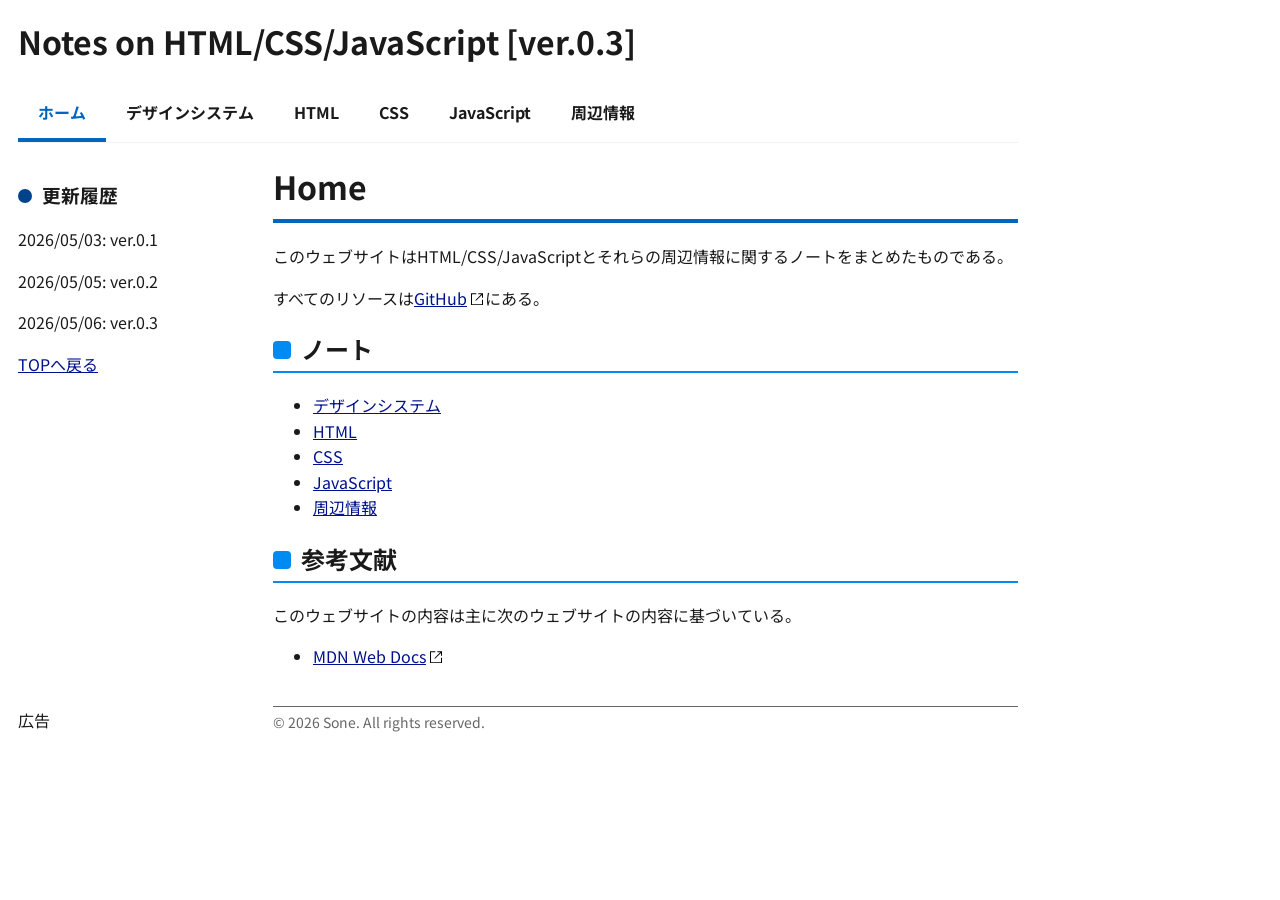
<file: index.html>
<!DOCTYPE html>
<html lang="ja">
<head>
    <meta charset="UTF-8">
    <meta name="viewport" content="width=device-width, initial-scale=1.0">
    <link rel="preconnect" href="https://fonts.googleapis.com">
    <link rel="preconnect" href="https://fonts.gstatic.com" crossorigin>
    <link href="https://fonts.googleapis.com/css2?family=Noto+Sans+JP:wght@100..900&family=Noto+Sans+Mono:wght@100..900&display=swap" rel="stylesheet">
    <link rel="stylesheet" href="global.css">
    <title>Notes on HTML/CSS/JavaScript [ver.0.3]</title>
</head>
<body id="top">
    <header>
        Notes on HTML/CSS/JavaScript [ver.0.3]
    </header>
    <nav>
        <ul>
            <li><a href="index.html" aria-current="true">ホーム</a></li>
            <li><a href="notes/design.html">デザインシステム</a></li>
            <li><a href="notes/html.html">HTML</a></li>
            <li><a href="notes/css.html">CSS</a></li>
            <li><a href="notes/js.html">JavaScript</a></li>
            <li><a href="notes/info.html">周辺情報</a></li>
        </ul>
    </nav>
    <main>
        <h1>Home</h1>
        <p>このウェブサイトはHTML/CSS/JavaScriptとそれらの周辺情報に関するノートをまとめたものである。</p>
        <p>すべてのリソースは<a href="https://github.com/sone0123/webpractice" target="_blank">GitHub</a>にある。</p>
        <h2>ノート</h2>
        <ul>
            <li><a href="notes/design.html">デザインシステム</a></li>
            <li><a href="notes/html.html">HTML</a></li>
            <li><a href="notes/css.html">CSS</a></li>
            <li><a href="notes/js.html">JavaScript</a></li>
            <li><a href="notes/info.html">周辺情報</a></li>
        </ul>
        <h2>参考文献</h2>
        <p>このウェブサイトの内容は主に次のウェブサイトの内容に基づいている。</p>
        <ul>
            <li><a href="https://developer.mozilla.org/ja/" target="_blank">MDN Web Docs</a></li>
        </ul>
    </main>
    <aside>
        <h3>更新履歴</h3>
        <p><time datetime="2026-05-03">2026/05/03</time>: ver.0.1</p>
        <p><time datetime="2026-05-05">2026/05/05</time>: ver.0.2</p>
        <p><time datetime="2026-05-06">2026/05/06</time>: ver.0.3</p>
        <p><a href="#top">TOPへ戻る</a></p>
    </aside>
    <div class="ad">
        広告
    </div>
    <footer>
        &copy; 2026 Sone. All rights reserved.
    </footer>
</body>
</html>
</file>
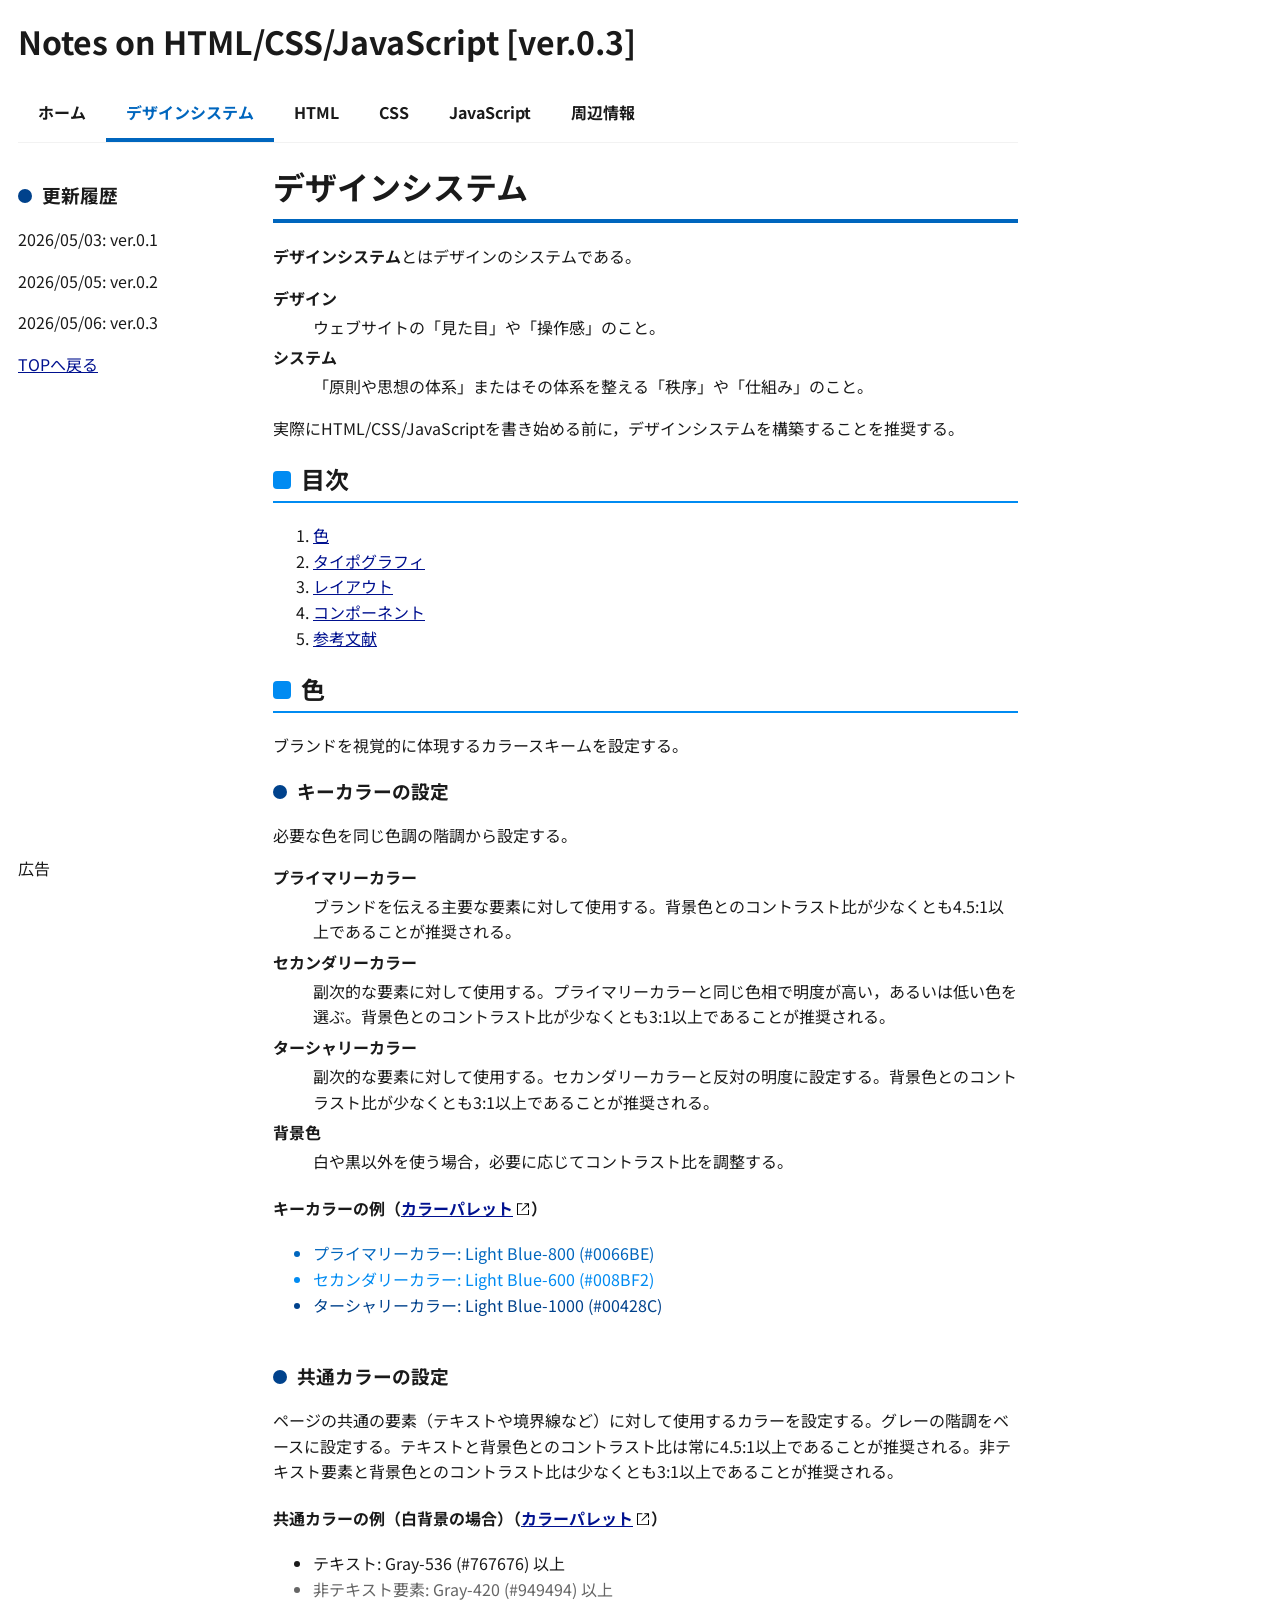
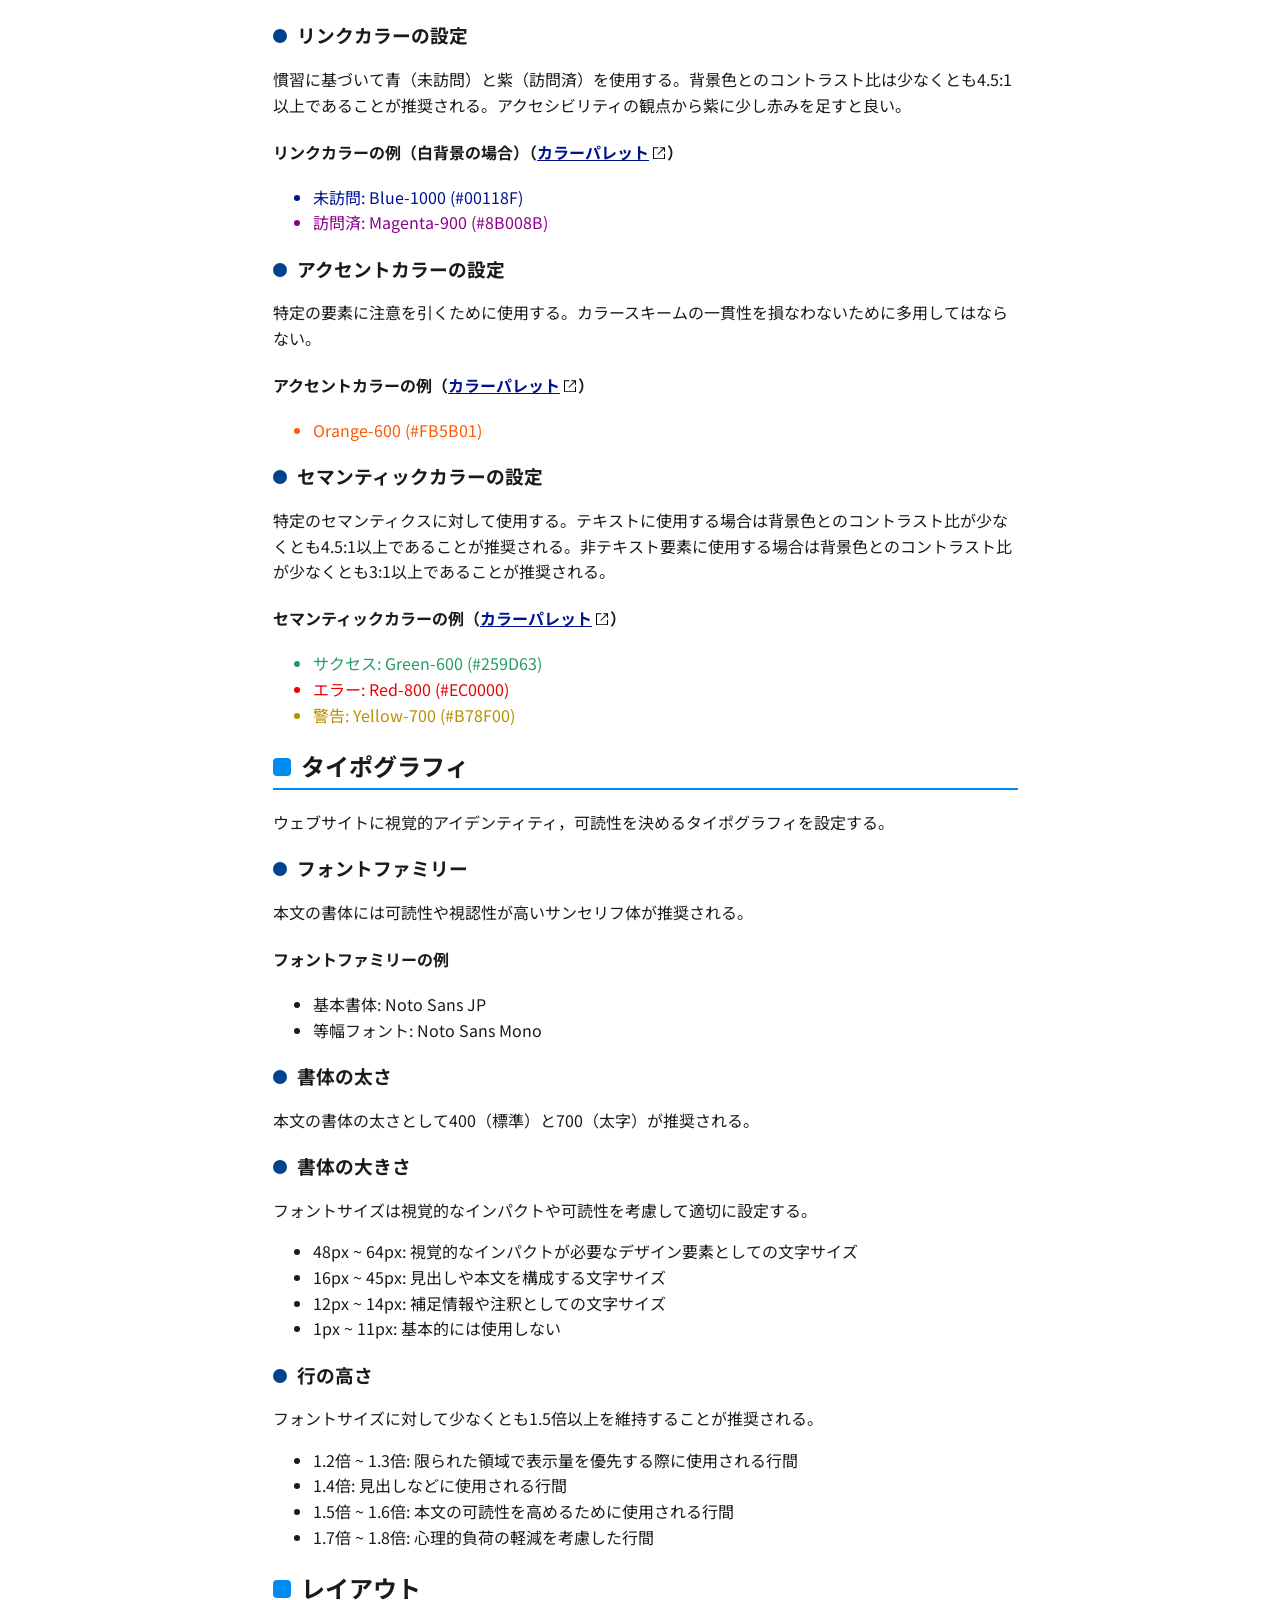
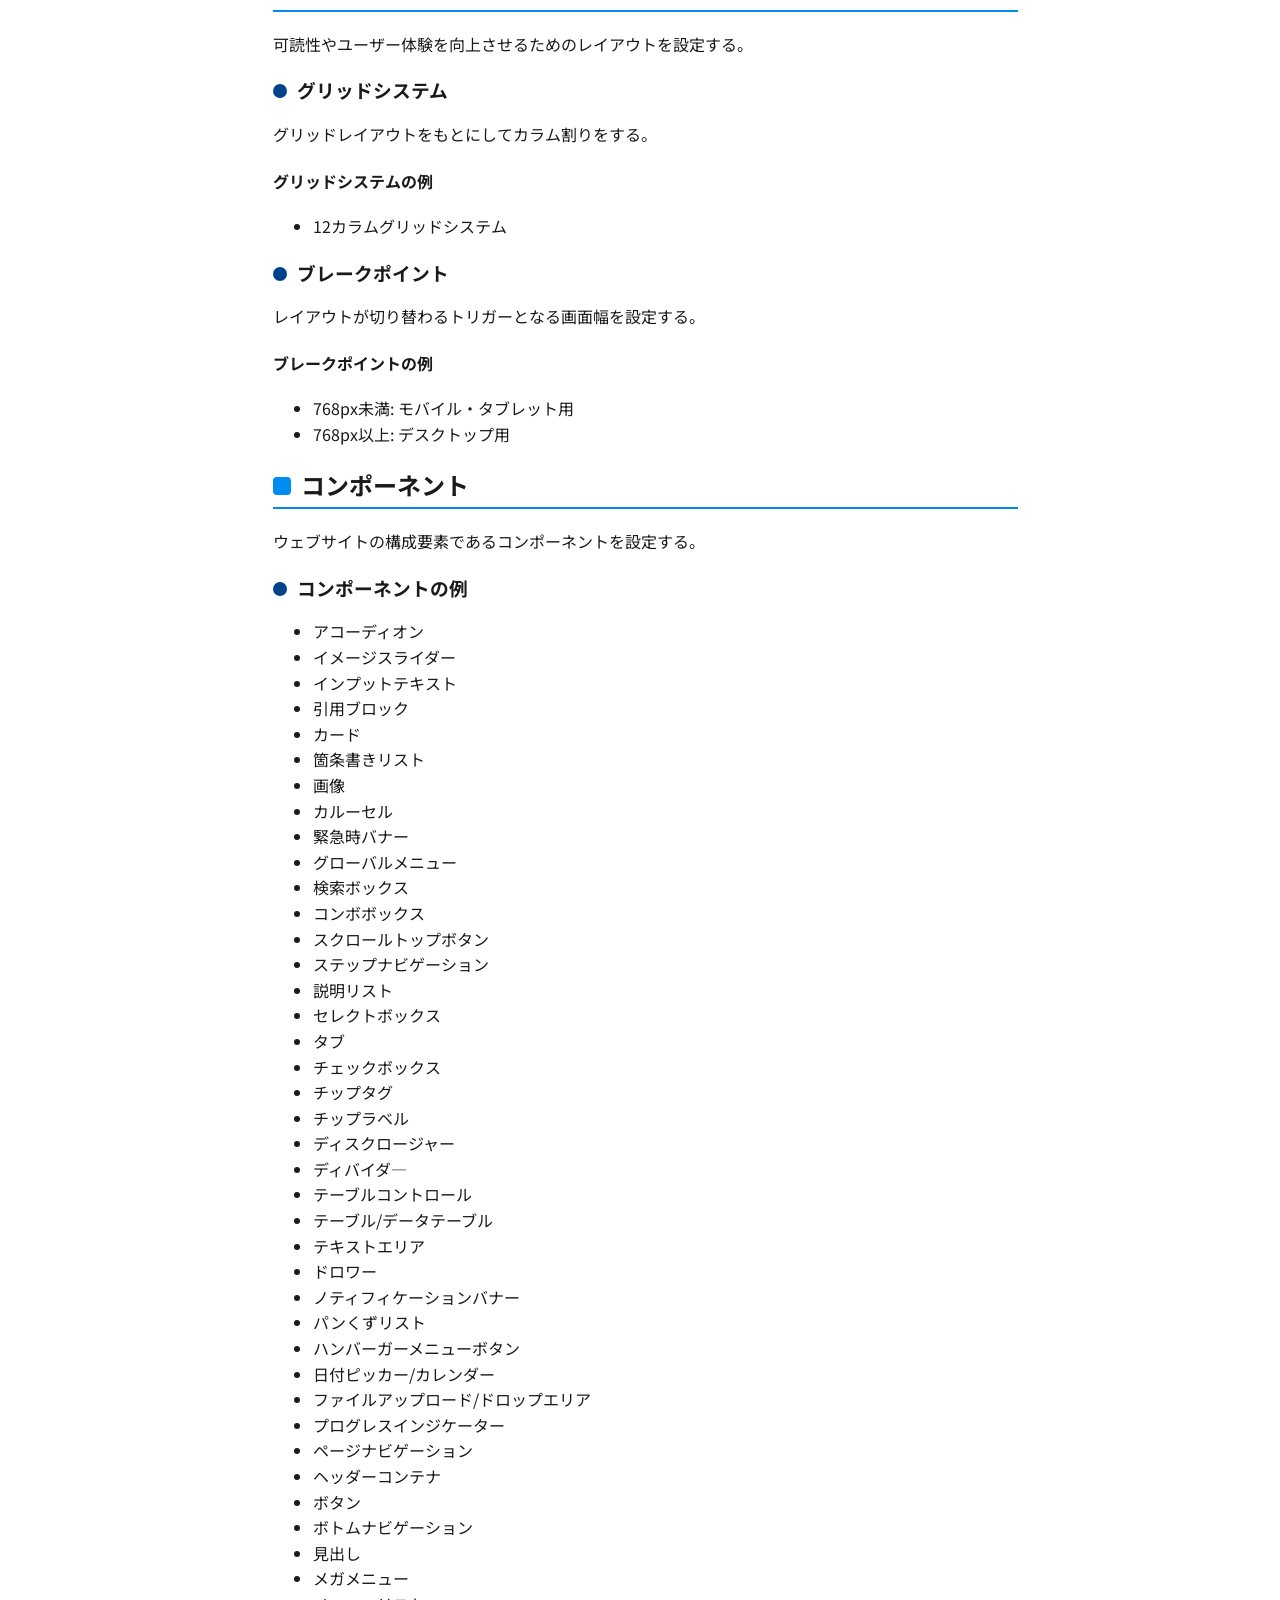
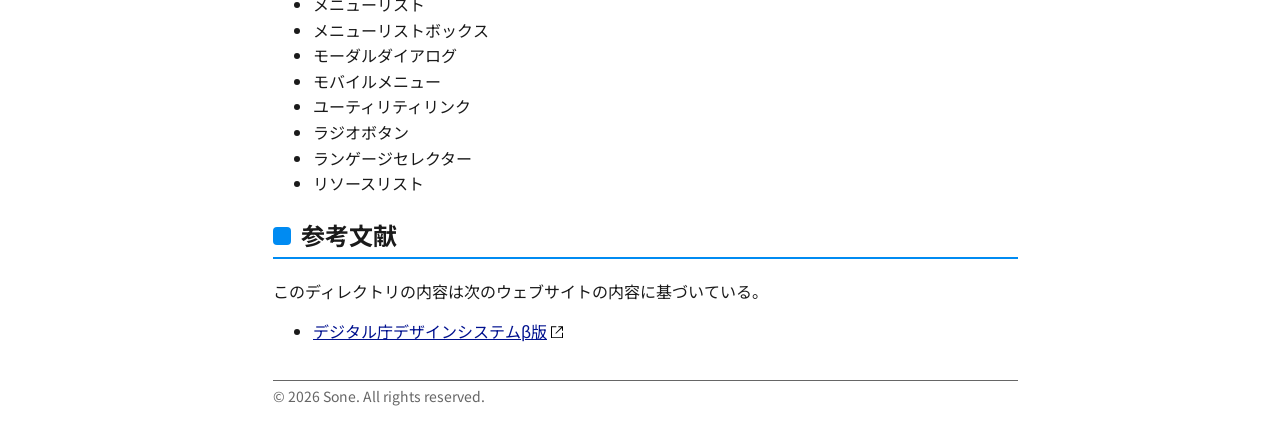
<file: notes/design.html>
<!DOCTYPE html>
<html lang="ja">
<head>
    <meta charset="UTF-8">
    <meta name="viewport" content="width=device-width, initial-scale=1.0">
    <link rel="stylesheet" href="../global.css">
    <link rel="preconnect" href="https://fonts.googleapis.com">
    <link rel="preconnect" href="https://fonts.gstatic.com" crossorigin>
    <link href="https://fonts.googleapis.com/css2?family=Noto+Sans+JP:wght@100..900&family=Noto+Sans+Mono:wght@100..900&display=swap" rel="stylesheet">
    <title>デザインシステム</title>
</head>
<body id="top">
    <header>
        Notes on HTML/CSS/JavaScript [ver.0.3]
    </header>
    <nav>
        <ul>
            <li><a href="../index.html">ホーム</a></li>
            <li><a href="design.html" aria-current="true">デザインシステム</a></li>
            <li><a href="html.html">HTML</a></li>
            <li><a href="css.html">CSS</a></li>
            <li><a href="js.html">JavaScript</a></li>
            <li><a href="info.html">周辺情報</a></li>
        </ul>
    </nav>
    <main>
        <h1>デザインシステム</h1>
        <p><strong>デザインシステム</strong>とはデザインのシステムである。</p>
        <dl>
            <dt>デザイン</dt>
            <dd>ウェブサイトの「見た目」や「操作感」のこと。</dd>
            <dt>システム</dt>
            <dd>「原則や思想の体系」またはその体系を整える「秩序」や「仕組み」のこと。</dd>
        </dl>
        <p>実際にHTML/CSS/JavaScriptを書き始める前に，デザインシステムを構築することを推奨する。</p>

        <h2>目次</h2>
        <ol>
            <li><a href="#color">色</a></li>
            <li><a href="#typography">タイポグラフィ</a></li>
            <li><a href="#layout">レイアウト</a></li>
            <li><a href="#components">コンポーネント</a></li>
            <li><a href="#references">参考文献</a></li>
        </ol>

        <h2 id="color">色</h2>
        <p>ブランドを視覚的に体現するカラースキームを設定する。</p>
        <h3>キーカラーの設定</h3>
        <p>必要な色を同じ色調の階調から設定する。</p>
        <dl>
            <dt>プライマリーカラー</dt>
            <dd>ブランドを伝える主要な要素に対して使用する。背景色とのコントラスト比が少なくとも4.5:1以上であることが推奨される。</dd>
            <dt>セカンダリーカラー</dt>
            <dd>副次的な要素に対して使用する。プライマリーカラーと同じ色相で明度が高い，あるいは低い色を選ぶ。背景色とのコントラスト比が少なくとも3:1以上であることが推奨される。</dd>
            <dt>ターシャリーカラー</dt>
            <dd>副次的な要素に対して使用する。セカンダリーカラーと反対の明度に設定する。背景色とのコントラスト比が少なくとも3:1以上であることが推奨される。</dd>
            <dt>背景色</dt>
            <dd>白や黒以外を使う場合，必要に応じてコントラスト比を調整する。</dd>
        </dl>
        <h4>キーカラーの例（<a href="https://design.digital.go.jp/dads/foundations/color/color-palette/" target="_blank" rel="noopener noreferrer">カラーパレット</a>）</h4>
        <ul>
            <li style="color: var(--color-primary);">プライマリーカラー: Light Blue-800 (#0066BE)</li>
            <li style="color: var(--color-secondary);">セカンダリーカラー: Light Blue-600 (#008BF2)</li>
            <li style="color: var(--color-tertiary);">ターシャリーカラー: Light Blue-1000 (#00428C)</li>
            <li style="color: var(--color-background);">背景色: White (#FFFFFF)</li>
        </ul>
        <h3>共通カラーの設定</h3>
        <p>ページの共通の要素（テキストや境界線など）に対して使用するカラーを設定する。グレーの階調をベースに設定する。テキストと背景色とのコントラスト比は常に4.5:1以上であることが推奨される。非テキスト要素と背景色とのコントラスト比は少なくとも3:1以上であることが推奨される。</p>
        <h4>共通カラーの例（白背景の場合）（<a href="https://design.digital.go.jp/dads/foundations/color/color-palette/" target="_blank" rel="noopener noreferrer">カラーパレット</a>）</h4>
        <ul>
            <li style="color: var(--color-common);">テキスト: Gray-536 (#767676) 以上</li>
            <li style="color: var(--color-common2);">非テキスト要素: Gray-420 (#949494) 以上</li>
        </ul>
        <h3>リンクカラーの設定</h3>
        <p>慣習に基づいて青（未訪問）と紫（訪問済）を使用する。背景色とのコントラスト比は少なくとも4.5:1以上であることが推奨される。アクセシビリティの観点から紫に少し赤みを足すと良い。</p>
        <h4>リンクカラーの例（白背景の場合）（<a href="https://design.digital.go.jp/dads/foundations/color/color-palette/" target="_blank" rel="noopener noreferrer">カラーパレット</a>）</h4>
        <ul>
            <li style="color: var(--color-link-default);">未訪問: Blue-1000 (#00118F)</li>
            <li style="color: var(--color-link-visited);">訪問済: Magenta-900 (#8B008B)</li>
        </ul>
        <h3>アクセントカラーの設定</h3>
        <p>特定の要素に注意を引くために使用する。カラースキームの一貫性を損なわないために多用してはならない。</p>
        <h4>アクセントカラーの例（<a href="https://design.digital.go.jp/dads/foundations/color/color-palette/" target="_blank" rel="noopener noreferrer">カラーパレット</a>）</h4>
        <ul>
            <li style="color: var(--color-accent);">Orange-600 (#FB5B01)</li>
        </ul>
        <h3>セマンティックカラーの設定</h3>
        <p>特定のセマンティクスに対して使用する。テキストに使用する場合は背景色とのコントラスト比が少なくとも4.5:1以上であることが推奨される。非テキスト要素に使用する場合は背景色とのコントラスト比が少なくとも3:1以上であることが推奨される。</p>
        <h4>セマンティックカラーの例（<a href="https://design.digital.go.jp/dads/foundations/color/color-palette/" target="_blank" rel="noopener noreferrer">カラーパレット</a>）</h4>
        <ul>
            <li style="color: var(--color-success);">サクセス: Green-600 (#259D63)</li>
            <li style="color: var(--color-error);">エラー: Red-800 (#EC0000)</li>
            <li style="color: var(--color-warning);">警告: Yellow-700 (#B78F00)</li>
        </ul>

        <h2 id="typography">タイポグラフィ</h2>
        <p>ウェブサイトに視覚的アイデンティティ，可読性を決めるタイポグラフィを設定する。</p>
        <h3>フォントファミリー</h3>
        <p>本文の書体には可読性や視認性が高いサンセリフ体が推奨される。</p>
        <h4>フォントファミリーの例</h4>
        <ul>
            <li>基本書体: Noto Sans JP</li>
            <li>等幅フォント: Noto Sans Mono</li>
        </ul>
        <h3>書体の太さ</h3>
        <p>本文の書体の太さとして400（標準）と700（太字）が推奨される。</p>
        <h3>書体の大きさ</h3>
        <p>フォントサイズは視覚的なインパクトや可読性を考慮して適切に設定する。</p>
        <ul>
            <li>48px ~ 64px: 視覚的なインパクトが必要なデザイン要素としての文字サイズ</li>
            <li>16px ~ 45px: 見出しや本文を構成する文字サイズ</li>
            <li>12px ~ 14px: 補足情報や注釈としての文字サイズ</li>
            <li>1px ~ 11px: 基本的には使用しない</li>
        </ul>
        <h3>行の高さ</h3>
        <p>フォントサイズに対して少なくとも1.5倍以上を維持することが推奨される。</p>
        <ul>
            <li>1.2倍 ~ 1.3倍: 限られた領域で表示量を優先する際に使用される行間</li>
            <li>1.4倍: 見出しなどに使用される行間</li>
            <li>1.5倍 ~ 1.6倍: 本文の可読性を高めるために使用される行間</li>
            <li>1.7倍 ~ 1.8倍: 心理的負荷の軽減を考慮した行間</li>
        </ul>

        <h2 id="layout">レイアウト</h2>
        <p>可読性やユーザー体験を向上させるためのレイアウトを設定する。</p>
        <h3>グリッドシステム</h3>
        <p>グリッドレイアウトをもとにしてカラム割りをする。</p>
        <h4>グリッドシステムの例</h4>
        <ul>
            <li>12カラムグリッドシステム</li>
        </ul>
        <h3>ブレークポイント</h3>
        <p>レイアウトが切り替わるトリガーとなる画面幅を設定する。</p>
        <h4>ブレークポイントの例</h4>
        <ul>
            <li>768px未満: モバイル・タブレット用</li>
            <li>768px以上: デスクトップ用</li>
        </ul>

        <h2 id="components">コンポーネント</h2>
        <p>ウェブサイトの構成要素であるコンポーネントを設定する。</p>
        <h3>コンポーネントの例</h3>
        <ul>
            <li>アコーディオン</li>
            <li>イメージスライダー</li>
            <li>インプットテキスト</li>
            <li>引用ブロック</li>
            <li>カード</li>
            <li>箇条書きリスト</li>
            <li>画像</li>
            <li>カルーセル</li>
            <li>緊急時バナー</li>
            <li>グローバルメニュー</li>
            <li>検索ボックス</li>
            <li>コンボボックス</li>
            <li>スクロールトップボタン</li>
            <li>ステップナビゲーション</li>
            <li>説明リスト</li>
            <li>セレクトボックス</li>
            <li>タブ</li>
            <li>チェックボックス</li>
            <li>チップタグ</li>
            <li>チップラベル</li>
            <li>ディスクロージャー</li>
            <li>ディバイダ―</li>
            <li>テーブルコントロール</li>
            <li>テーブル/データテーブル</li>
            <li>テキストエリア</li>
            <li>ドロワー</li>
            <li>ノティフィケーションバナー</li>
            <li>パンくずリスト</li>
            <li>ハンバーガーメニューボタン</li>
            <li>日付ピッカー/カレンダー</li>
            <li>ファイルアップロード/ドロップエリア</li>
            <li>プログレスインジケーター</li>
            <li>ページナビゲーション</li>
            <li>ヘッダーコンテナ</li>
            <li>ボタン</li>
            <li>ボトムナビゲーション</li>
            <li>見出し</li>
            <li>メガメニュー</li>
            <li>メニューリスト</li>
            <li>メニューリストボックス</li>
            <li>モーダルダイアログ</li>
            <li>モバイルメニュー</li>
            <li>ユーティリティリンク</li>
            <li>ラジオボタン</li>
            <li>ランゲージセレクター</li>
            <li>リソースリスト</li>
        </ul>

        <h2 id="references">参考文献</h2>
        このディレクトリの内容は次のウェブサイトの内容に基づいている。
        <ul>
            <li><a href="https://design.digital.go.jp/dads/" target="_blank" rel="noopener noreferrer">デジタル庁デザインシステムβ版</a></li>
        </ul>
    </main>
    <aside>
        <h3>更新履歴</h3>
        <p><time datetime="2026-05-03">2026/05/03</time>: ver.0.1</p>
        <p><time datetime="2026-05-05">2026/05/05</time>: ver.0.2</p>
        <p><time datetime="2026-05-06">2026/05/06</time>: ver.0.3</p>
        <p><a href="#top">TOPへ戻る</a></p>
    </aside>
    <div class="ad">
        広告
    </div>
    <footer>
        &copy; 2026 Sone. All rights reserved.
    </footer>
</body>
</html>
</file>
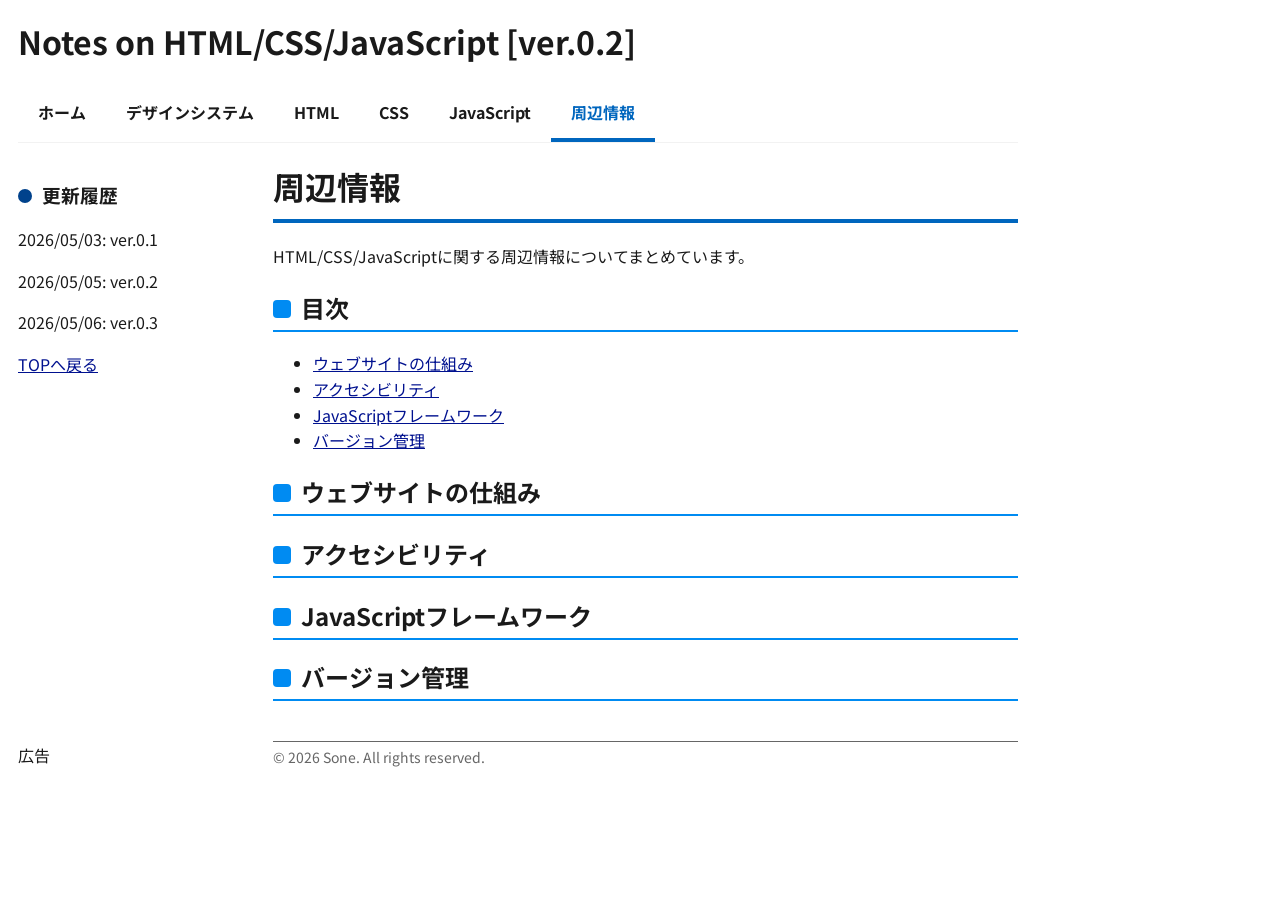
<file: notes/info.html>
<!DOCTYPE html>
<html lang="ja">
<head>
    <meta charset="UTF-8">
    <meta name="viewport" content="width=device-width, initial-scale=1.0">
    <link rel="stylesheet" href="../global.css">
    <link rel="preconnect" href="https://fonts.googleapis.com">
    <link rel="preconnect" href="https://fonts.gstatic.com" crossorigin>
    <link href="https://fonts.googleapis.com/css2?family=Noto+Sans+JP:wght@100..900&family=Noto+Sans+Mono:wght@100..900&display=swap" rel="stylesheet">
    <title>周辺情報</title>
</head>
<body id="top">
    <header>
        Notes on HTML/CSS/JavaScript [ver.0.2]
    </header>
    <nav>
        <ul>
            <li><a href="../index.html">ホーム</a></li>
            <li><a href="design.html">デザインシステム</a></li>
            <li><a href="html.html">HTML</a></li>
            <li><a href="css.html">CSS</a></li>
            <li><a href="js.html">JavaScript</a></li>
            <li><a href="info.html" aria-current="true">周辺情報</a></li>
        </ul>
    </nav>
    <main>
        <h1>周辺情報</h1>
        <p>HTML/CSS/JavaScriptに関する周辺情報についてまとめています。</p>
        <h2>目次</h2>
        <ul>
            <li><a href="#web-basics">ウェブサイトの仕組み</a></li>
            <li><a href="#accessibility">アクセシビリティ</a></li>
            <li><a href="#js-frameworks">JavaScriptフレームワーク</a></li>
            <li><a href="#version-control">バージョン管理</a></li>
        </ul>
        <h2 id="web-basics">ウェブサイトの仕組み</h2>
        <h2 id="accessibility">アクセシビリティ</h2>
        <h2 id="js-frameworks">JavaScriptフレームワーク</h2>
        <h2 id="version-control">バージョン管理</h2>
    </main>
    <aside>
        <h3>更新履歴</h3>
        <p><time datetime="2026-05-03">2026/05/03</time>: ver.0.1</p>
        <p><time datetime="2026-05-05">2026/05/05</time>: ver.0.2</p>
        <p><time datetime="2026-05-06">2026/05/06</time>: ver.0.3</p>
        <p><a href="#top">TOPへ戻る</a></p>
    </aside>
    <div class="ad">
        広告
    </div>
    <footer>
        &copy; 2026 Sone. All rights reserved.
    </footer>
</body>
</html>
</file>
<file: global.css>
:root {
    --color-primary: #0066BE;
    --color-secondary: #008BF2;
    --color-tertiary: #00428C;
    --color-background: #FFFFFF;
    --color-common: #1A1A1A;
    --color-common2: #666666;
    --color-common3: #F2F2F2;
    --color-link-default: #00118F;
    --color-link-visited: #8B008B;
    --color-accent: #FB5B01;
    --color-success: #259D63;
    --color-error: #EC0000;
    --color-warning: #B78F00;
}

html {
    font-family: "Noto Sans JP", sans-serif;
    background-color: var(--color-background);
    color: var(--color-common);
    scroll-behavior: smooth;
}

/* レイアウト */
body {
    display: grid;
    grid-template-columns: repeat(12, [col-start] 1fr);
    gap: 20px;

    max-width: 1000px;
    padding: 10px;
}

body > * {
    grid-column: col-start / span 12;
}

header {
    font-size: 32px;
    font-weight: bold;
}

footer {
    border-top: 1px solid var(--color-common2);
    color: var(--color-common2);
    padding-top: 5px;
    font-size: 14px;
}

nav {
    overflow-x: auto;
    white-space: nowrap;
    font-weight: bold;
    border-bottom: 1px solid var(--color-common3);
}

nav ul {
    padding: 0;
    margin: 0;
    display: flex;
    list-style: none;
}

nav a,
nav a:any-link {
    padding: 16px 20px;
    position: relative;
    display: inline-block;
    color: inherit;
    text-decoration: none;
    cursor: pointer;
}

nav a[aria-current] {
    color: var(--color-primary);
}

nav a[aria-current]::after {
    position: absolute;
    right: 0;
    bottom: 0;
    left: 0;
    border-bottom: 4px solid var(--color-primary);
    content: "";
}

@media (hover: hover) {
    nav a:hover {
        background-color: var(--color-common3);
    }
}

@media (width >= 768px) {
    aside {
        grid-column: col-start / span 3;
        grid-row: 3;

        align-self: start;
        position: sticky;
        top: 20px;
    }
    .ad {
        grid-column: col-start / span 3;
        grid-row: 4;

        align-self: end;
        position: sticky;
        bottom: 20px;
    }
    main,
    footer {
        grid-column: col-start 4 / span 9;
    }
    nav ul {
        display: flex;
    }
}

/* タイポグラフィ */
h1 {
    border-bottom: 4px solid var(--color-primary);
    padding-bottom: 10px;
    margin-top: 0;
}

h2 {
    border-bottom: 2px solid var(--color-secondary);
    padding-bottom: 5px;
}

h2::before {
    content: "";
    display: inline-block;
    width: 18px;
    height: 18px;
    border-radius: 4px;
    background-color: var(--color-secondary);
    margin-right: 10px;
}

h3::before {
    content: "";
    display: inline-block;
    width: 14px;
    height: 14px;
    border-radius: 100%;
    background-color: var(--color-tertiary);
    margin-right: 10px;
}

p,
li,
dd {
    line-height: 1.6;
}

dt {
    font-weight: bold;
    margin: 5px 0;
}

a {
    color: var(--color-link-default);
}

a:visited {
    color: var(--color-link-visited);
}

a:hover,
a:active {
    color: var(--color-accent);
    text-decoration: none;
}

a[target="_blank"]::after {
    content: "";
    display: inline-block;
    width: 1rem;
    height: 1rem;
    margin-left: 0.1rem;

    background-size: 100%;
    background-image: url("data:image/svg+xml,<svg xmlns='http://www.w3.org/2000/svg' width='16' height='16' viewBox='0 0 48 35' role='img'><path d='M22 6V9H9V39H39V26H42V42H6V6H22ZM42 6V20H39V11.2L21 29L19 27L36.8 9H28V6H42Z'/></svg>");
}

code {
    font-family: "Noto Sans Mono", monospace;
    font-size: 0.9rem;
    background-color: var(--color-common2);
    color: var(--color-background);
    padding: 2px 5px;
    margin: 0 5px;
    border-radius: 4px;
}

/* prism.jsのスタイルを上書き */
code[class*="language-"],
pre[class*="language-"] {
    font-family: "Noto Sans Mono", monospace;
    font-size: 0.9rem;
    overflow-x: auto;
    overflow-y: hidden;
    line-height: 1.2;
    padding: 0 1em;
    border-radius: 4px;
}
</file>
